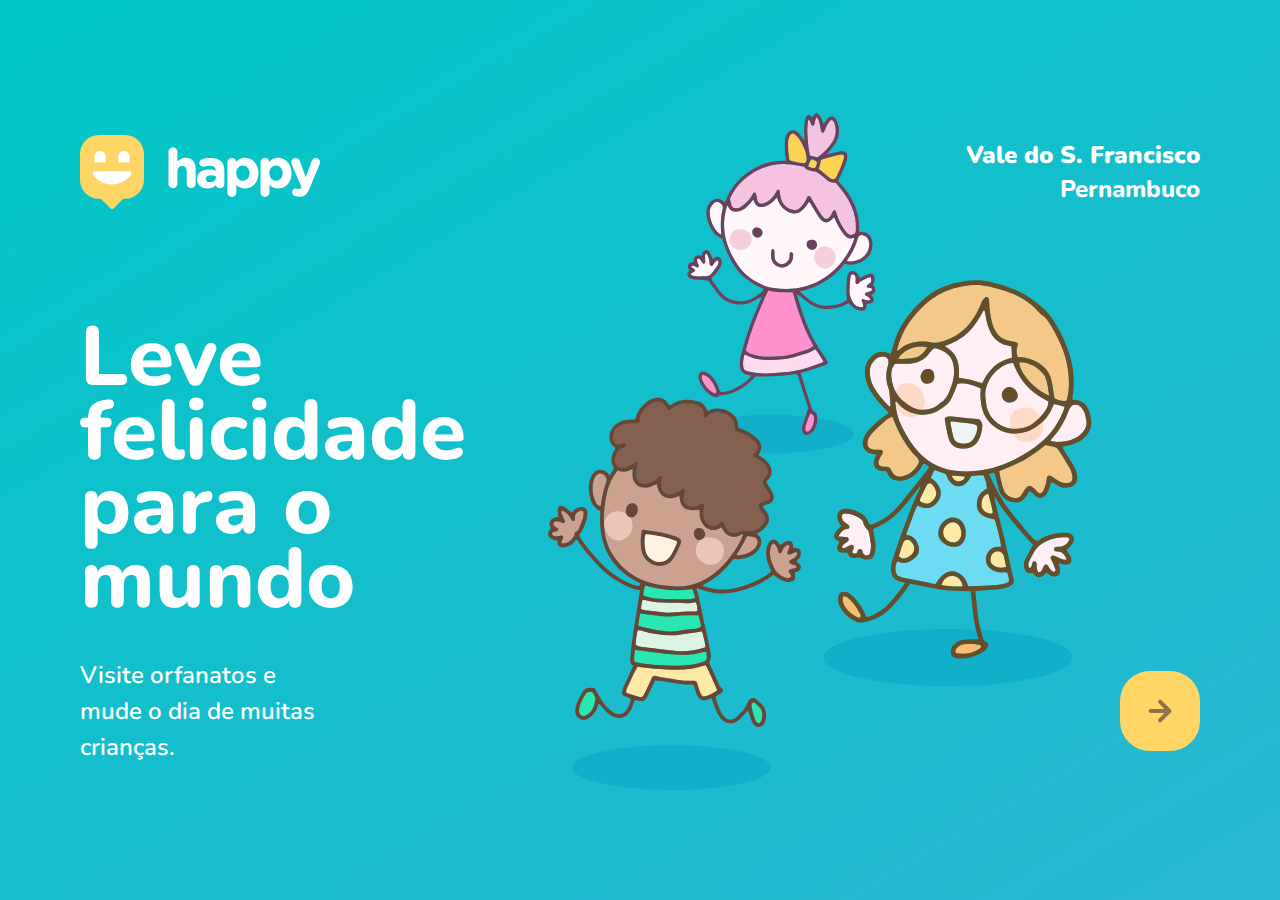
<file: index.html>
<!-- INFORMAÇÕES SOBRE O PROJETO
    HTML
        Hipertext Markup Language

    PROJECT: Happy Web - NLW
    INITIAL DATE: 12/10/2020
-->

<!-- SOBRE AS TAGS
    • Estrutura das Tags: 
        <nome [atributos]> conteúdo </nome> 

    • Estrutura dos Atributos:
        nome-do-atributo="valor"

    • Tipos de Atributos:
        - Atributo global:  existe para qualquer tag;
        - Atributo local:   existe apenas em uma tag específica.

    • Aninhamento de Tags: 
        o ato de inserir uma tag sobre a outra,
        ou seja, colocá-la dentro do conteúdo da outra.
-->

<!DOCTYPE html>
<html lang="pt_BR"> 

    <!-- A Tag <head>:
        Contém as configurações específicas da página
    -->
    <head>
        <meta charset="UTF-8">

        <!-- O Metadado "viewport" - Layout Responsivo:
            Adapta o layout de acordo com um determinado tamanho 
            e escala. Geralmente as configurações são as seguintes:
                width="device-width",
                initial-scale=1.0
        -->
        <meta
            name="viewport"
            content="width=device-width, initial-scale=1.0"
        >

        <title>Happy Web - Localize um lar adotivo perto de você</title>


        <!-- LINKS 
            A tag que associa um documento a este.

            • Tipos Comuns:
                | DESCRIÇÃO        | REL VALUE    |
                | Ícone da página  | "icon"       |
                | CSS Document     | "stylesheet" |

            • Atributos:
                - Relacionamento (rel):
                    o tipo de relação entre o documento a ser 
                    associado e este;
                - Endereço (href):
                    o endereço absoluto ou relativo do documento a ser
                    associado (o diretório "./ é o diretório raiz").
        -->

        <!--Ícone-->
        <link rel="icon" href="./public/images/logo-icon.png">

        <!--Estilização-->
        <link rel="stylesheet" href="./public/css/main.css">
        <link rel="stylesheet" href="./public/css/page-landing.css">
        <link rel="stylesheet" href="./public/css/animations.css">
        
        <link 
            rel="stylesheet"
            href="https://fonts.googleapis.com/css2?family=Nunito:wght@400;600;700;800&display=swap" rel="stylesheet"
        >
    </head>

    <!-- A Tag <body>:
            Conterá a estrutura visual da página
    -->
    <body>
        <div id="page-landing">
            <div id="container">
                <header>

                    <!--Logomarca-->
                    <img 
                        id="logo"
                        class="animate-up"
                        src="./public/images/logo.svg" 
                        alt=
                            "Logomarca da página &quot;Happy&quot;,
                            contendo o seu nome."
                    />
        
                    <!--Endereço-->
                    <div class="location animate-up">
        
                        <!-- A Tag '<strong>':
                            Marca um texto de grau importante e o 
                            formata para negrito. 
                        -->
                        <strong id="cidade" class="endereco-atual">
                            Vale do S. Francisco
                        </strong>

                        <p id="UF" class="endereco-atual">Pernambuco</p>
                    </div>
        
                </header>
        
                <main>
                    <h1 class="animate-up">Leve felicidade para o mundo</h1>
                    
                    <section class="visit">
                        <p class="animate-up">
                            Visite orfanatos e mude o dia de muitas crianças.
                        </p>
        
                        <!-- O atributo 'title':
                            Define o texto a ser exibido quando o mouse para
                            sobre o elemento.
                        -->
                        <a class="animate-up"
                            href="orphanages.html" 
                            title="Localize o orfanato mais próximo"
                        >
                            <img 
                                src="./public/images/arrow.svg" 
                                alt="Ir para o mapa de orfanatos"
                            />
                        </a>
                    </section>
        
        
                </main>
            </div>
        </div>
    </body>
</html>
</file>
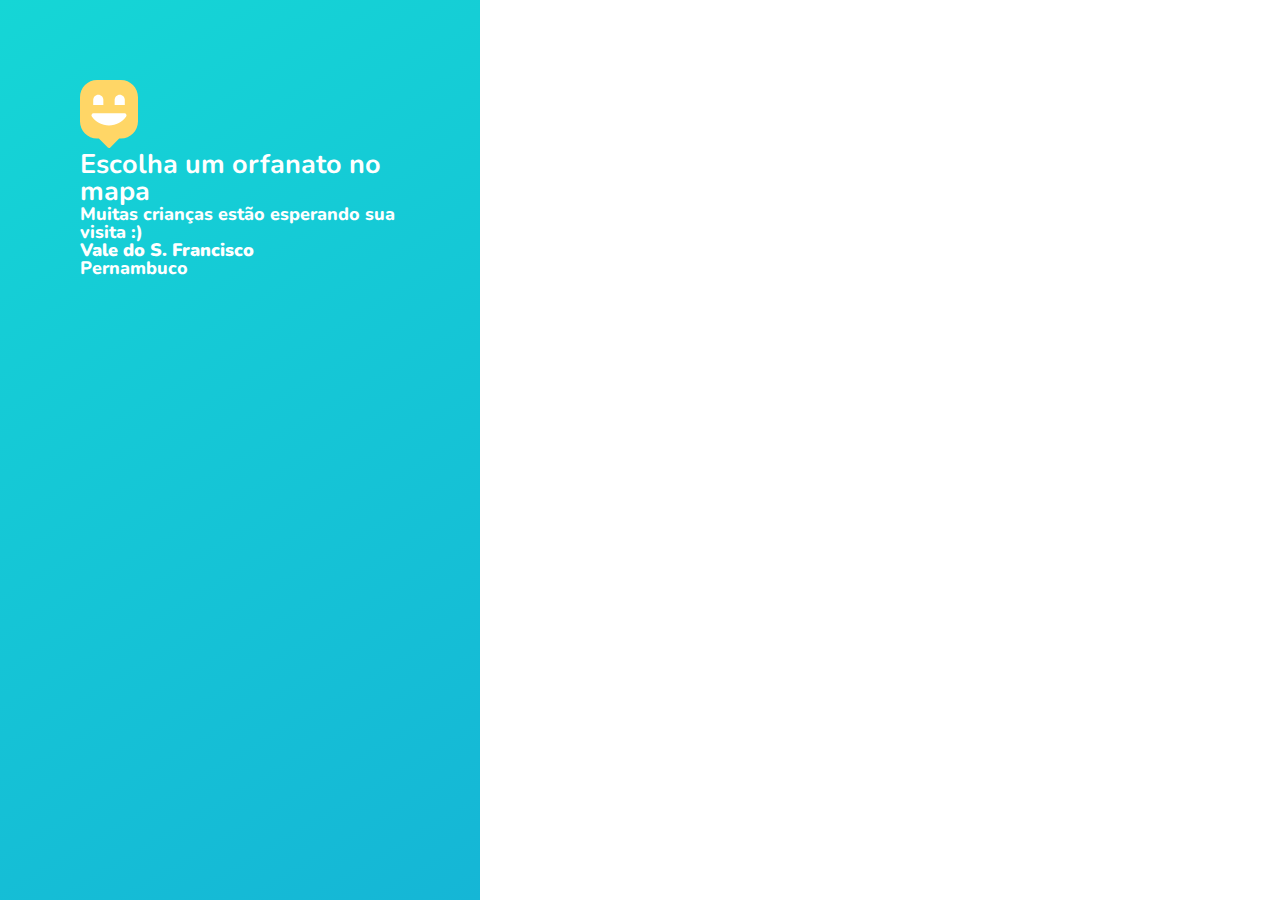
<file: orphanages.html>
<!DOCTYPE html>
<html lang="pt_BR"> 

    <head>
        <!--Metadados-->
        <meta charset="UTF-8">
        <meta
            name="viewport"
            content="width=device-width, initial-scale=1.0"
        >

        <title>Mapa - Localize um orfanato | Happy Web</title>

        <!--Ícone-->
        <link rel="icon" href="./public/images/logo-icon.png">

        <!--Estilização-->
        <link rel="stylesheet" href="./public/css/main.css">
        <link rel="stylesheet" href="./public/css/animations.css">
        <link rel="stylesheet" href="./public/css/page-orphanages.css">
        
        <link 
            rel="stylesheet"
            href="https://fonts.googleapis.com/css2?family=Nunito:wght@400;600;700;800&display=swap" rel="stylesheet"
        >
    </head>
    <body>
        <div id="page-orphanages">
            <aside>
                <header>
                    <img 
                        src="./public/images/map-marker.svg" 
                        alt="Happy Logomarca"
                    >
                    <h2>Escolha um orfanato no mapa</h2>
                    <p>Muitas crianças estão esperando sua visita :)</p>
                </header>
                <footer>
                    <strong>Vale do S. Francisco</strong>
                    <p>Pernambuco</p>
                </footer>
            </aside>

            <div id="mapid">
            </div>

            <a 
                href="create-orphanage.html" 
                class="create-orphanage" 
                title="Cadastre um orfanato"
            >
                <img src="./public/images/plus.svg" alt="Criar orfanato">
            </a>
        </div>
    </body>
</html>
</file>
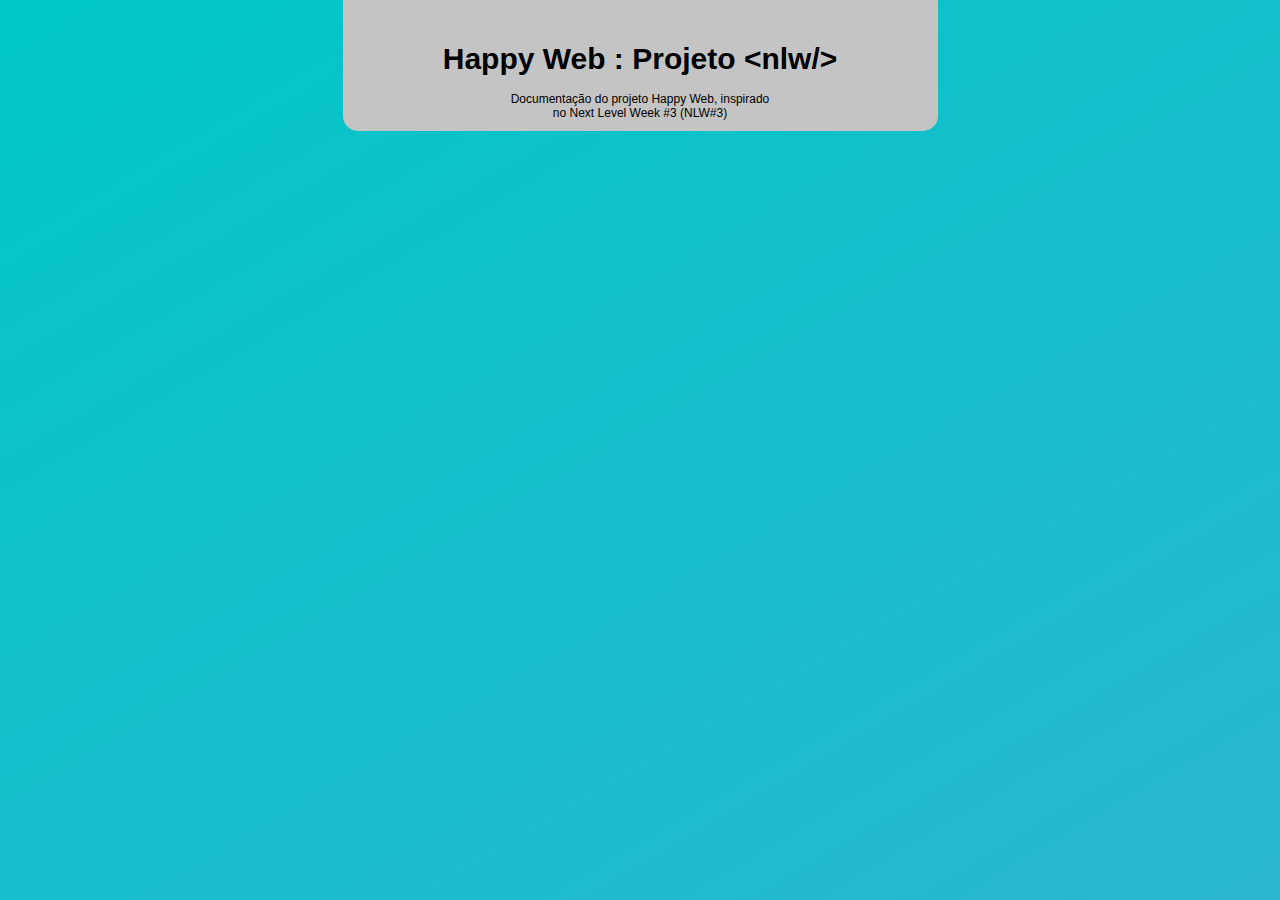
<file: README.html>
<html>
    <head>
        <link rel="stylesheet" href="./readme.css">
    </head>
    <body>
        <header>
            <section id="title-and-sub">
                <h1 id="title">Happy Web : Projeto &lt;nlw/&gt;</h1>

                <p id="subtitle">
                    Documentação do projeto Happy Web, 
                    inspirado no Next Level Week #3 (NLW#3)
                </p>
            </section>
            
        </header>

        <main id="main">

        </main>
    </body>
    
</html>
</file>
<file: public/css/main.css>
/* Informações Gerais sobre o CSS (Cascading Style Sheet)

    • SINTAXE DO CSS:
        ▸ Estrutura Sintática dos Elementos:
            '''
                seletor1, seletor2, ..., seletorx {
                    [corpo ...]
                    propriedade: valor1 valor2 valorx;
                    [...]
                }

                #id { 
                    [...] 
                }

                .classe { 
                    [...] 
                }

                -> Seleciona um elemento dentro de determinada classe:
                .classe subseletor { }

                tag { 
                    [...] 
                }

                -> Seleciona tudo:
                * {
                    [...]

                -> Elemento Raiz (<html>):
                :root {
                    [...]
                }

                -> Eventos:
                [seletor]:[evento] { }
            '''
            
            -> Definindo o Estilo a Partir do HTML:
                - Definição por Tag:
                    '''
                        <style>
                            [sintaxe-css ...]
                        </style>
                    '''

                - Como um Atributo:
                    '''
                        <tag style="propriedade1: valor1; [...]; 
                        propriedadex: valorx;></tag>
                    '''
            
            -> Sobre as Propriedades:
                • Classificação das Propriedades:
                    1. Superpropriedade (Short Hand):
                        Uma propriedade que agrupa várias outras. 
                        Geralmente são de palavra única. Ex:
                            '''
                            background: prop1 prop2 propx
                            '''
                    2. Subpropriedade:
                        Uma propriedade especifica de uma superpropriedade.
                        Geralmente são de palavras compostas. Ex:
                            '''
                            superpropriedade-subpropriedade: valor
                            '''
    ---

    • TIPOS DE VALORES:
            - Named (nomes) | texto   | ex. color: red
            - Functions     | funções | ex. color: rgb(0, 100, 255)
            - Numeric       | números | ex. width: 100
    ---

    • UNIDADES DE MEDIDA:
            |       DESCRIÇÃO       |   SÍMBOLO   |
            | Graus                 | deg         | 
            | Viewport Height       | vh          | - Y vw = Y x root-height / 100
            | Viewport Width        | vw          | - Y vw = Y x root-width / 100
            | Relative to Father    | em          | - Y em = Y x father-value
            | Relative to Root      | rem         | - Y rem = Y x root-value
    ---

    • FUNCIONAMENTO:
        - Cascata:
            O estilo é aplicado em camadas, ou seja, um elemento é
            mais importante, em termos de renderização, do que o
            seu antecessor.
        - Especificidade:
            Um estilo se sobressai a outro a depender de onde foi
            declarado. Esse grau de relevância, em ordem decrescente,
            obedece à seguinte ordem:
                1º. No atributo 'style' de uma tag;
                2º. Dentro do escopo '<head>':
                    - Na tag '<style>', se declarado depois de links de
                    stylesheets;
                    - Referenciado na tag '<link'>, se declarado depois
                    das tags '<style>';
                3º. Em um documento CSS separado:
                    - 1º. Quando o seletor referencia um ID (#id);
                    - 2º. Quando o seletor referencia uma classe (.classe);
                    - 3º. Quando o seletor referencia uma tag (tag);

            OBS: Uma tag também sobressai a outra, de acordo com
            a posição em que foi declarada.
    ---
        
*/


/* GERAL */
:root {
    font-size: 62.5%; /* 0.625 x 16px = 10px */
}

* {
    margin: 0; /* Margem */
    padding: 0; /* Preenchimento */
}


/* CORPO */
body {
    height: 100vh;
    color: white;
    height: 100%;
}

body, input, button, textarea {
    
    /* Valores: font-weight font-size/line-height font-family */
    font: 800 1.8rem/1 'Nunito', sans-serif;

}


/* CABEÇALHO */
#logo {
    animation-delay: 50ms;
}

.location {
    animation-delay: 100ms;
}


/* PRINCIPAL */

/* Textos */
main h1 {
    animation-delay: 150ms;
}

main p {
    animation-delay: 200ms;
}


/* Botão */
.visit a {
    animation-delay: 250ms;
}
</file>
<file: public/css/page-landing.css>
#page-landing {

    min-height: 100vh;
    text-align: center;
    
    display: flex;
    
    /* Propriedade 'background'
        Uma superpropriedade que define o fundo de um elemento.
        Seus valores são:
            background: color repeat

        ▸ Função 'linear-gradient()':
            Atribui um gradiente de cor linear.
            - Argumentos:
                ([grau-de-inclinacao]deg, [cor1] [percent1]%, [...],
                [corx] [percentx]%);

        ▸ Subpropriedade 'no-repeat':
            Impede o preenchimento repetitivo do fundo.
    */
    background: 
        linear-gradient(329.54deg, #29b6d1 0%, #00c7c7 100%) 
        no-repeat;
}

#container {
    margin: auto;

    /* Função 'min(...)':
        Retorna o menor valor da sequência de argumentos. No caso,
        se (90% x viewport-width < 112rem), então width será 90%.
        Caso contrário, a função retornará o segundo valor e, portanto,
        width corresponderá a 112rem.
    */
    width: min(90%, 112rem);

}

.location, h1, .visit p {
    height: 16vh;
}

.visit a {

    /* Layout */
    width: 8rem;
    height: 8rem;

    border: none;
    border-radius: 3rem;

    margin: auto;

    /* Alinhamento */
    display: flex;
    align-items: center; /* alinha em relação ao eixo horizontal */
    justify-content: center; /* alinha em relação ao eixo vertical */

    /* Background */
    background: #ffd666;

    /* Transições */
    transition: background 200ms;
}


/* EVENTOS */

.visit a:hover {
    background: #96feff;
}


/* VERSIONAMENTO */
 
/* Versão Desktop */
@media (min-width: 760px) {

    /* Cabeçalho */
    header {
        display: flex;

        /* disponíveis apenas quando display é 'flex' ou 'grid': */
        align-items: center; 
        justify-content: space-between;
    }

    #container {
        padding: 5rem 2rem; /*padding: top-and-bottom left-and-right*/

        /* Função URL:
            Importa o conteúdo de alguma URL.
            '.' = root, ".." = /public, "., = /css
        */
        background: 
            url("../images/bg.svg")         /*src*/
            no-repeat                       /*distribution*/
            80%                             /*position*/
            / clamp(30rem, 54vw, 56rem);    /*size*/
        
    }


    /* Textos do Page Landing */
    .location, h1, .visit p {

        /* Valor 'initial': 
            Redefine uma propriedade para o padrão. 
        */

        height: initial;
        text-align: initial;
    }

    .location {
        text-align: right;
        font-size: 2.4rem;
        line-height: 3.4rem;
    }


    /* Textos do Page Landing */
    main h1 {

        /* Layout */
        width: min(300px, 80%);
        margin: clamp(10%, 9vh, 12%) 0 4rem;

        /* Texto */
            /* Função 'clamp(min, ideal-value, max)':

                Se (min < ideal-value < max), retorna 'ideal-value';
                Se não, se (ideal-value < min), retorna 'min';
                Se não, retorna 'max'.

                OBS: clamp == grampo
            */
        font-size: clamp(4rem, 8vw, 8.4rem);
        font-weight: 800; /* obs: mudança de extrabold para bold */
        line-height: 0.88; /* 0.88 == 88% */
    }

    .visit {
        display: flex;
        align-items: center;
        justify-content: space-between;

    }

    .visit p {
        line-height: 1.5;
        width: clamp(20rem, 20vw, 30rem);

        font-size: 2.4rem;
        font-weight: 600; /* 600 == bold */
    }

    .visit a {
        margin: initial;
    }

}
</file>
<file: public/css/animations.css>
/* ANIMAÇÕES */

/* At Rules (@):
    @[type] [name] { }
*/

@keyframes up {
    from {
        opacity: 0;
        transform: translateY(16px);
    }

    to {
        opacity: 100;
        transform: translateY(0px);
    }
}

.animate-up {
    animation-name: up;
    animation-duration: 300ms;
    animation-fill-mode: backwards;
}
</file>
<file: public/css/page-orphanages.css>
#page-orphanages {
    width: 100%;
    height: 100vh;

    display: flex;
}

aside {
    width: clamp(24rem, 25vw, 44rem);
    padding: 8rem;
    background: 
        linear-gradient(329.54deg, #15B6D6 0%, #15D6D6 100%);
    
}
</file>
<file: readme.css>
:root {
    /* Texto */
    font-size: 62.5%;
}


/* MATRIX */

/* - Tags */
body {
    /* Layout */
    display: flex;
    min-width: 595px;
    vertical-align: center;
    margin: auto;

    background: linear-gradient(329.54deg, #29b6d1 0%, #00c7c7 100%)
    no-repeat;

    /* Texto */
    font-family: "Nunito", sans-serif;
}

h1 {
    font-size: 1.8rem;
}


/* - Classes */
h1, p {
    text-align: center;
}


/* HEADER */

header {
    /* Layout */
    display: flex;
    margin: 0 auto;

    width: 595px;
    height: 131px;

    /* Backgroud */
    background-color: #C4C4C4;
    border-radius: 0 0 15px 15px;
}

header #title-and-sub {

    vertical-align: center;
    justify-content: center;
    margin: auto;

    width: 402px;
    height: 87.5px;
}

#title-and-sub #title {
    position: relative;
    width: 402px;
    height: 41px;
    margin-bottom: 0;
    font-size: 30px;

}

#title-and-sub #subtitle {
    margin: auto;
    margin-top: 9.5px;

    width: 268px;
    height: 37px;

    font-size: 12px;
}

#main {
    display: flex;

}
</file>
